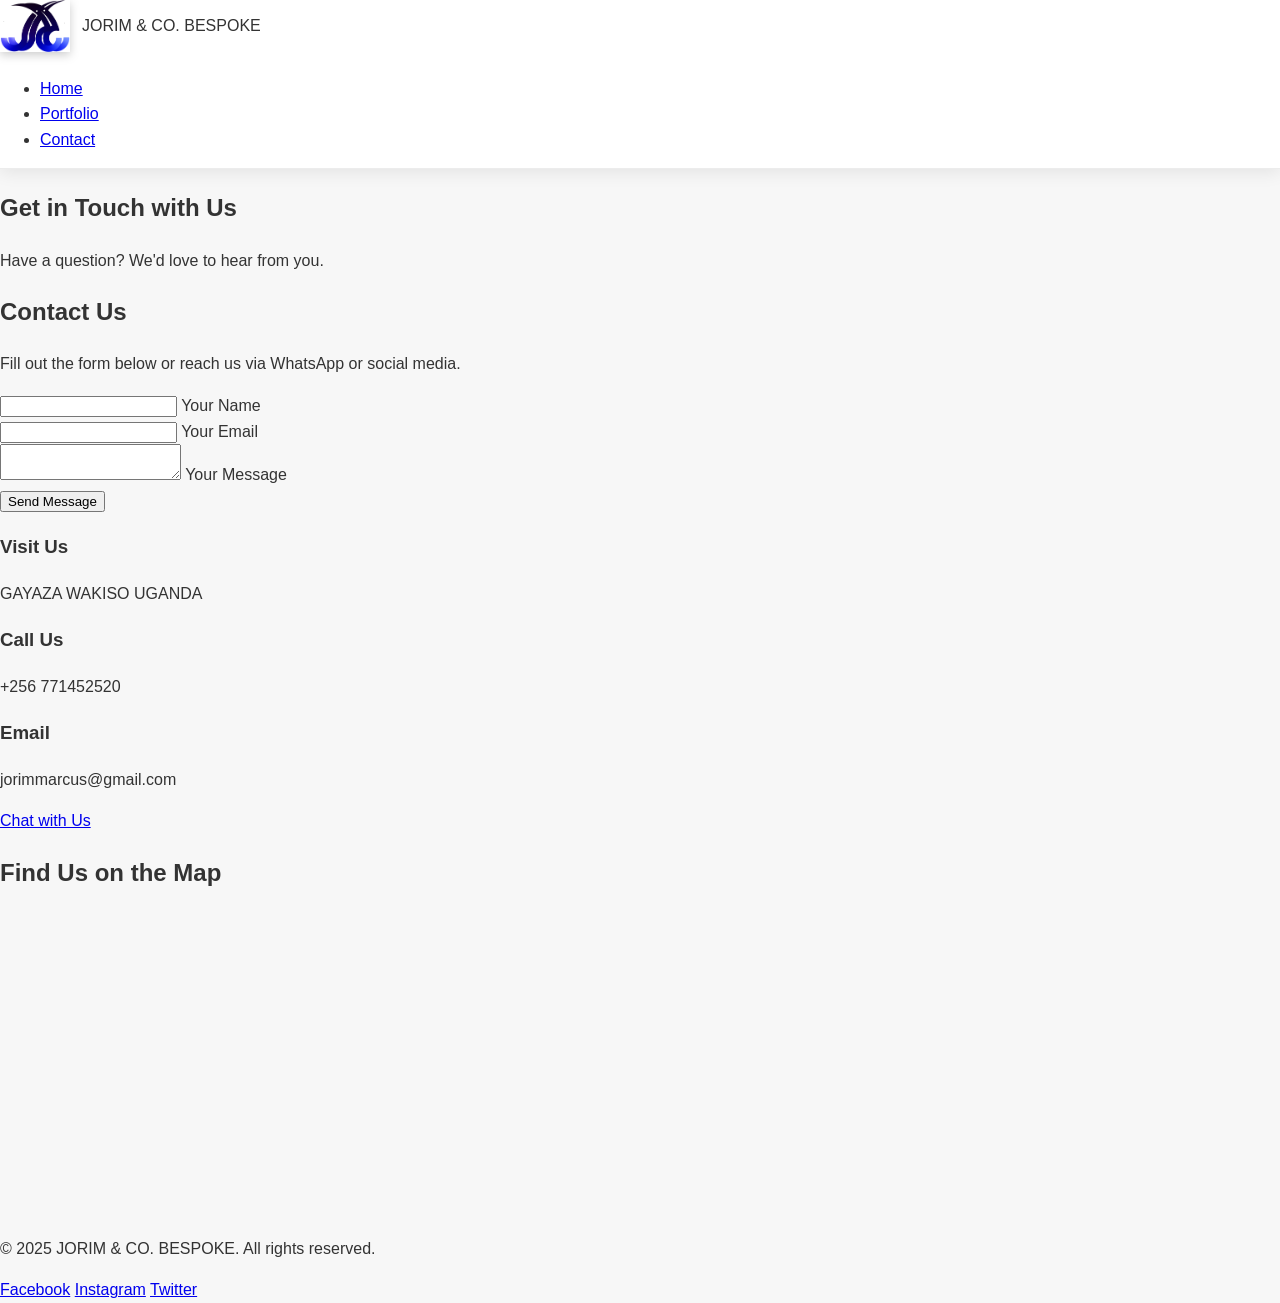
<file: contact.html>
<!DOCTYPE html>
<html lang="en">
<head>
    <meta charset="UTF-8">
    <meta name="viewport" content="width=device-width, initial-scale=1.0">
    <meta name="description" content="Contact JORIM & CO. for custom tailoring and fashion design inquiries.">
    <title>Contact - JORIM & CO. BESPOKE</title>
    <link rel="stylesheet" href="styles2.css">
    <script src="scripts1.js" defer></script>
    <link rel="shortcut icon" href="images/logo.png" type="image/x-icon">
</head>
<body>
    <header class="site-header">
        <a href="index.html" class="brand-link" aria-label="JORIM & CO. BESPOKE home">
            <img src="images/logo.png" alt="Jorim & CO. Logo">
            <span class="brand-name">JORIM & CO. BESPOKE</span>
        </a>
        <nav class="site-nav">
            <ul>
                <li><a href="index.html">Home</a></li>
                <li><a href="portfolio.html">Portfolio</a></li>
                <li><a href="contact.html" class="active">Contact</a></li>
            </ul>
        </nav>
    </header>

    <!-- Hero Section -->
    <section class="contact-hero">
        <h1>Get in Touch with Us</h1>
        <p>Have a question? We'd love to hear from you.</p>
    </section>

    <!-- Contact Section -->
    <section class="contact-section">
        <h2>Contact Us</h2>
        <p>Fill out the form below or reach us via WhatsApp or social media.</p>
        
        <div class="contact-container">
            <!-- Contact Form -->
            <form action="submit_form.php" method="POST" class="contact-form">
                <div class="input-group">
                    <input type="text" id="name" name="name" required>
                    <label for="name">Your Name</label>
                </div>
                
                <div class="input-group">
                    <input type="email" id="email" name="email" required>
                    <label for="email">Your Email</label>
                </div>
                
                <div class="input-group">
                    <textarea id="message" name="message" required></textarea>
                    <label for="message">Your Message</label>
                </div>

                <button type="submit" class="btn-primary">Send Message</button>
            </form>

            <!-- Contact Details -->
            <div class="contact-details">
                <h3>Visit Us</h3>
                <p>GAYAZA WAKISO UGANDA</p>

                <h3>Call Us</h3>
                <p>+256 771452520</p>

                <h3>Email</h3>
                <p>jorimmarcus@gmail.com</p>

                <!-- WhatsApp Quick Contact -->
                <a href="https://wa.me/256771452520" target="_blank" class="whatsapp-button">
                    <div class="whatsapp-icon"></div>
                    Chat with Us
                </a>
            </div>
        </div>
    </section>

    <!-- Google Maps Section -->
    <section class="map-section">
        <h2>Find Us on the Map</h2>
        <div class="map-container">
            <iframe src="https://www.google.com/maps/dir//0.3142967,32.5794416/@0.321233,32.5659239,15.76z?entry=ttu" width="100%" height="300" style="border:0;" allowfullscreen loading="lazy"></iframe>
        </div>
    </section>

    <!-- Footer -->
    <footer>
        <p>&copy; 2025 JORIM & CO. BESPOKE. All rights reserved.</p>
        <div class="social-icons">
            <a href="https://facebook.com" target="_blank">Facebook</a>
            <a href="https://instagram.com" target="_blank">Instagram</a>
            <a href="https://twitter.com" target="_blank">Twitter</a>
        </div>
    </footer>
</body>
</html>
</file>
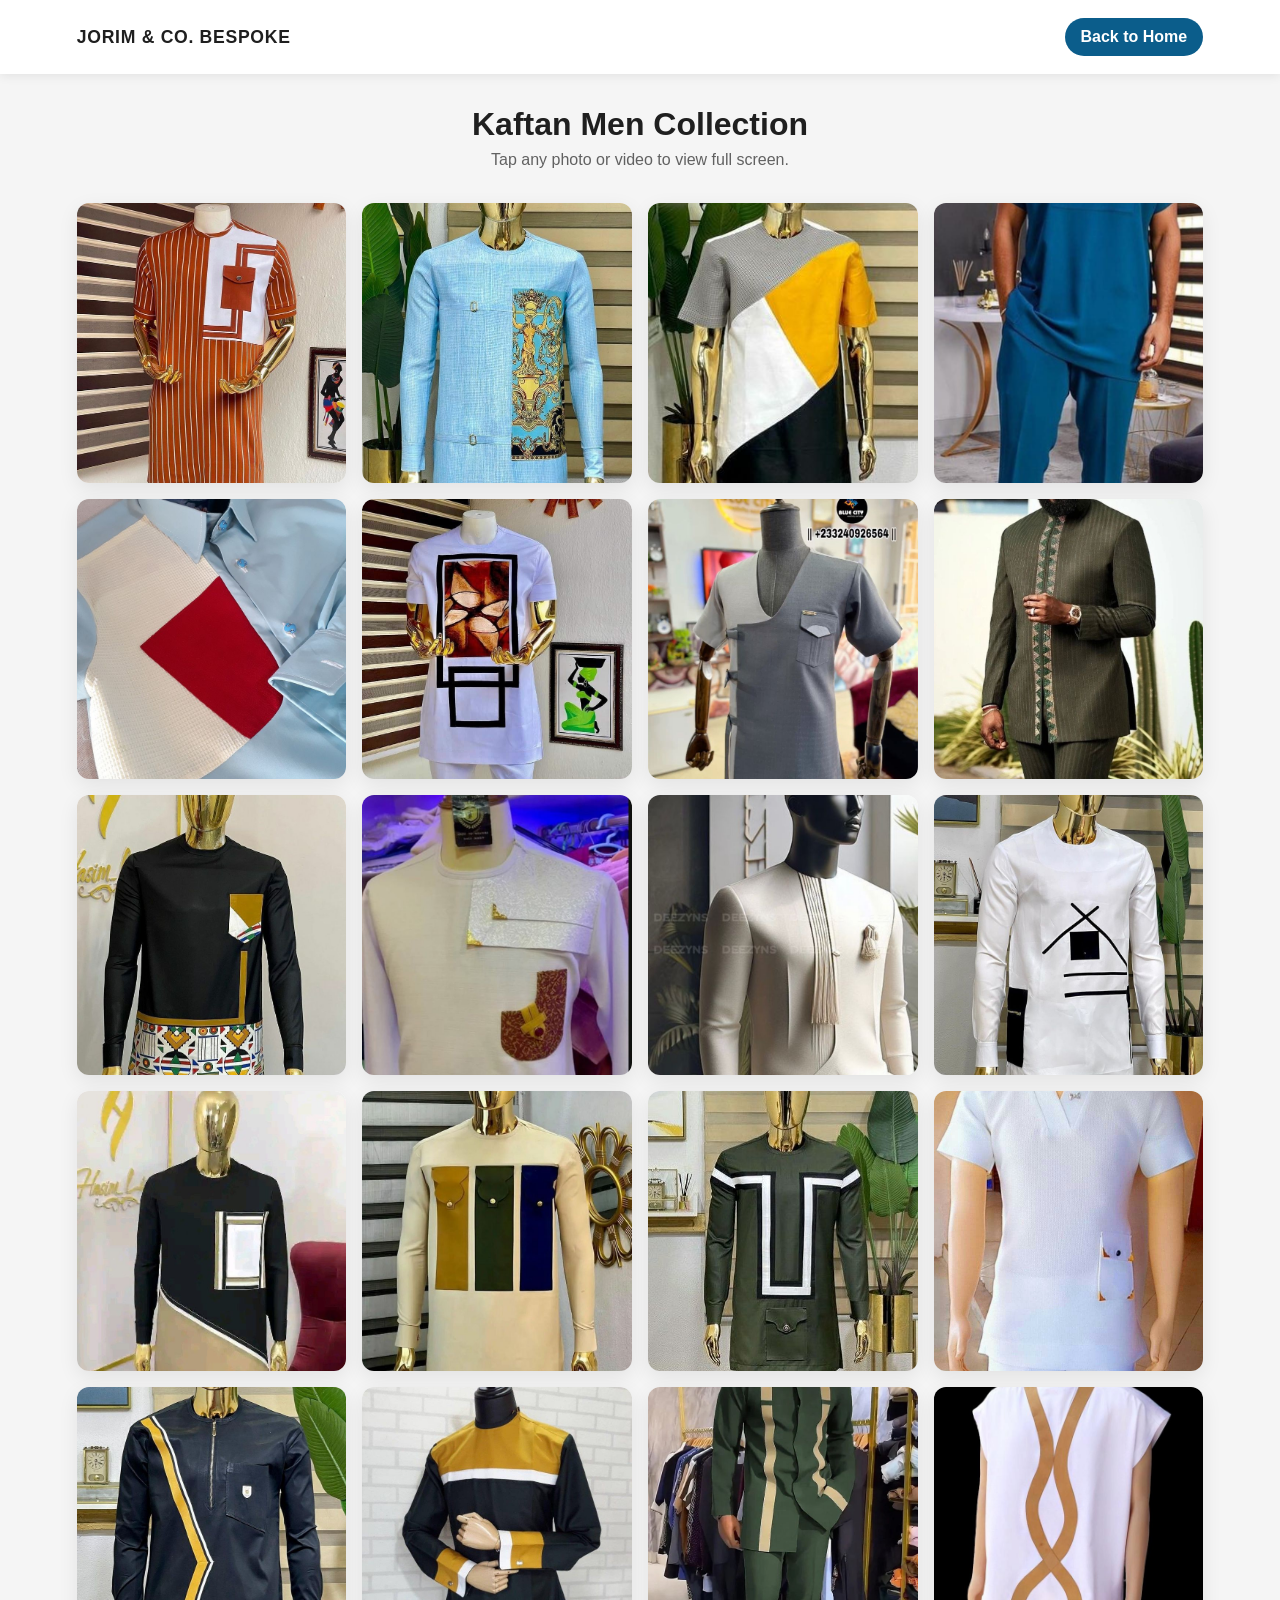
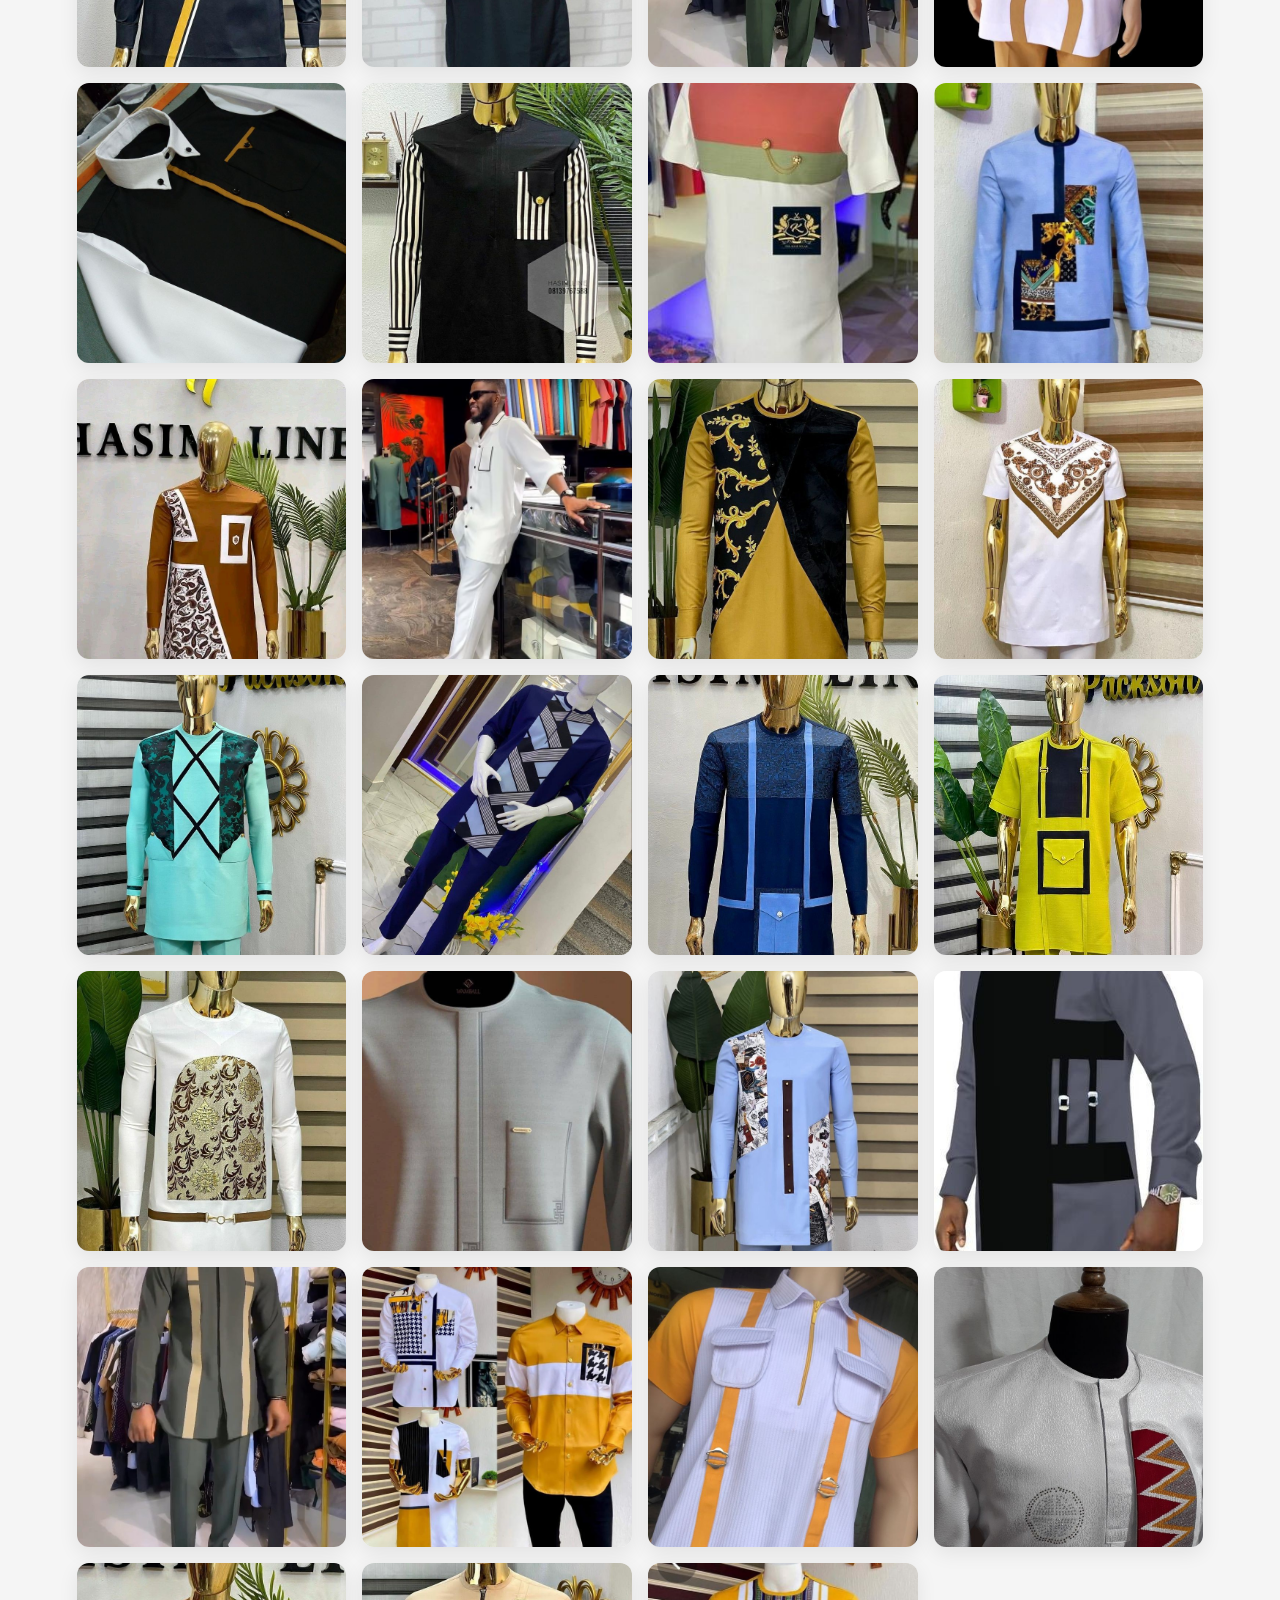
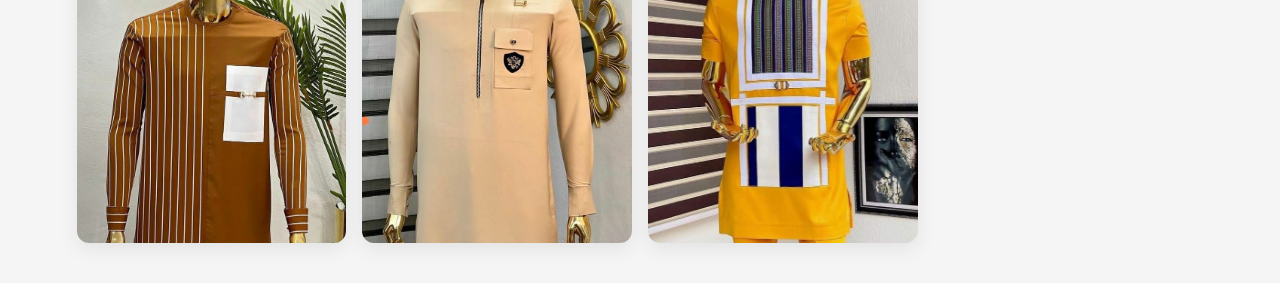
<file: kaftan-men.html>
﻿<!DOCTYPE html>
<html lang="en">
<head>
    <meta charset="UTF-8">
    <meta name="viewport" content="width=device-width, initial-scale=1.0">
    <meta name="description" content="Kaftan Men collection by JORIM & CO. BESPOKE.">
    <title>Kaftan Men | JORIM & CO. BESPOKE</title>
    <link rel="shortcut icon" href="images/logo.png" type="image/x-icon">
    <style>
        :root {
            --bg: #f5f5f5;
            --card: #ffffff;
            --text: #1f1f1f;
            --muted: #616161;
            --accent: #0b5d8b;
        }

        * { box-sizing: border-box; }

        body {
            margin: 0;
            font-family: "Poppins", sans-serif;
            background: var(--bg);
            color: var(--text);
        }

        header {
            background: var(--card);
            padding: 18px 6%;
            display: flex;
            justify-content: space-between;
            align-items: center;
            box-shadow: 0 2px 10px rgba(0, 0, 0, 0.08);
            position: sticky;
            top: 0;
            z-index: 20;
        }

        .title {
            font-size: 1.1rem;
            font-weight: 700;
            letter-spacing: 0.04em;
        }

        .back-link {
            text-decoration: none;
            color: #fff;
            background: var(--accent);
            padding: 10px 16px;
            border-radius: 999px;
            font-weight: 600;
            transition: opacity 0.2s ease;
        }

        .back-link:hover { opacity: 0.9; }

        .intro {
            padding: 32px 6% 14px;
            text-align: center;
        }

        .intro h1 {
            margin: 0 0 8px;
            font-size: 2rem;
        }

        .intro p {
            margin: 0;
            color: var(--muted);
        }

        .gallery {
            padding: 20px 6% 40px;
            display: grid;
            grid-template-columns: repeat(auto-fill, minmax(220px, 1fr));
            gap: 16px;
        }

        .item {
            background: var(--card);
            border-radius: 12px;
            overflow: hidden;
            box-shadow: 0 6px 20px rgba(0, 0, 0, 0.08);
            cursor: pointer;
        }

        .item img,
        .item video {
            width: 100%;
            height: 280px;
            object-fit: cover;
            display: block;
            background: #000;
        }

        .viewer {
            position: fixed;
            inset: 0;
            background: rgba(0, 0, 0, 0.9);
            display: none;
            align-items: center;
            justify-content: center;
            padding: 76px 16px 20px;
            z-index: 1000;
        }

        .viewer.open { display: flex; }

        .viewer-actions {
            position: fixed;
            top: 14px;
            left: 14px;
            right: 14px;
            display: flex;
            justify-content: space-between;
            align-items: center;
            z-index: 1001;
            gap: 10px;
        }

        .viewer-left,
        .viewer-right {
            display: flex;
            gap: 10px;
            align-items: center;
        }

        .viewer-btn {
            border: 0;
            text-decoration: none;
            color: #fff;
            background: rgba(255, 255, 255, 0.2);
            border-radius: 999px;
            padding: 9px 14px;
            font-weight: 600;
            cursor: pointer;
        }

        .viewer-btn:hover { background: rgba(255, 255, 255, 0.3); }

        .viewer img,
        .viewer video {
            max-width: min(100%, 980px);
            max-height: calc(100vh - 120px);
            width: auto;
            height: auto;
            border-radius: 10px;
            background: #000;
        }

        @media (max-width: 600px) {
            .title { font-size: 0.95rem; }
            .back-link { padding: 8px 12px; font-size: 0.9rem; }
            .intro h1 { font-size: 1.5rem; }
            .gallery {
                grid-template-columns: repeat(auto-fill, minmax(160px, 1fr));
                gap: 12px;
            }
            .item img,
            .item video { height: 210px; }
            .viewer-btn { padding: 8px 12px; font-size: 0.85rem; }
        }
    </style>
</head>
<body>
    <header>
        <div class="title">JORIM & CO. BESPOKE</div>
        <a class="back-link" href="index.html">Back to Home</a>
    </header>

    <section class="intro">
        <h1>Kaftan Men Collection</h1>
        <p>Tap any photo or video to view full screen.</p>
    </section>

    <section class="gallery" id="kaftanGallery"></section>

    <div class="viewer" id="mediaViewer" aria-hidden="true">
        <div class="viewer-actions">
            <div class="viewer-left">
                <a class="viewer-btn" href="index.html">Home</a>
                <button class="viewer-btn" type="button" id="viewerBack">Back</button>
            </div>
            <div class="viewer-right">
                <button class="viewer-btn" type="button" id="viewerClose">Close</button>
            </div>
        </div>
        <div id="viewerMediaContainer"></div>
    </div>

    <script>
        const folder = "images/Kaftan Men";
        const mediaItems = [{"fileName":"01abad1f765af92c884491e8c3062640.jpg","type":"image"},{"fileName":"01c53174ca5a434b42843ce003742ffa.jpg","type":"image"},{"fileName":"02b1983bfa47eed4cfbadefdca4527d9.jpg","type":"image"},{"fileName":"02fa353659a16ca4ae04ac24d7c312d9.jpg","type":"image"},{"fileName":"03da2195efade9fc7aba9509b2b330c9.jpg","type":"image"},{"fileName":"0620a804d471b0f14d7c396172372731.jpg","type":"image"},{"fileName":"09190c890d837d6582d1a2d3680a8521.jpg","type":"image"},{"fileName":"0e198ceef419e44a620d6b7d44bc250a.jpg","type":"image"},{"fileName":"199d198d963b7a965b6bbb37be08cc53.jpg","type":"image"},{"fileName":"29d8a991e2d0af2693c8b92fc9dce4d9.jpg","type":"image"},{"fileName":"2a951483ec8af0fd8ab51809dc8a462d.jpg","type":"image"},{"fileName":"2dc9f9b5b7341f7d7c6c0c02b6b0a8ca.jpg","type":"image"},{"fileName":"304bc4d6b79c6ea7e59e1e58a1cbd5e2.jpg","type":"image"},{"fileName":"3e90a017e0891fe7b28f9f3a24d04118.jpg","type":"image"},{"fileName":"4452fe3652b8c57137a63eefefa9a5dd.jpg","type":"image"},{"fileName":"4a6c15ae5f4e36b11a56247b95c626e3.jpg","type":"image"},{"fileName":"4e4a798a605080e568d9208ebab744b4.jpg","type":"image"},{"fileName":"5ccd044d624906fb4277bf0fb8aabe1f.jpg","type":"image"},{"fileName":"71ecdf5ae537b167db80c3b3c05a2daa.jpg","type":"image"},{"fileName":"726da3ced6893c610745c22a41fa4052.jpg","type":"image"},{"fileName":"72f76d96f6bc0b4fcb60cdf8867d292c.jpg","type":"image"},{"fileName":"7f6d54534951d3e7b0215b8f24618d5f.jpg","type":"image"},{"fileName":"81bb8db2d3cbf201140d4beef74707d9.jpg","type":"image"},{"fileName":"87e4520164b85235160040df2c360a65.jpg","type":"image"},{"fileName":"88cbaaa739bf2dd419efaa53559f36df.jpg","type":"image"},{"fileName":"8cfb24abdf8558c44debac69973da994.jpg","type":"image"},{"fileName":"8f153ab00cd850ec207b212eaad9e64d.jpg","type":"image"},{"fileName":"9037ae565d86e6498b32be5bfd46f513.jpg","type":"image"},{"fileName":"9539e452c79eb6234b4d5d6612f0b0af.jpg","type":"image"},{"fileName":"971652e311e0dd08e263be82af629d20.jpg","type":"image"},{"fileName":"a3eb14597a9e1945b9c185cb1dc8238e.jpg","type":"image"},{"fileName":"b54302fb23126b67c06435467b6816d7.jpg","type":"image"},{"fileName":"c1530fe7e8878f0d3ebe2bb30f93ea84.jpg","type":"image"},{"fileName":"c83822f840d6db0109b1ef8e1eecac47.jpg","type":"image"},{"fileName":"c91ebcbccc3fdbe9c2267e14f4cfdc15.jpg","type":"image"},{"fileName":"c9c36420ca919f7c5d57c004a066cc9b.jpg","type":"image"},{"fileName":"d4444b91bdf92ce8f0767257c8d5bd9d.jpg","type":"image"},{"fileName":"d5d3fbec33fad7709b9f0d941a88e8bd.jpg","type":"image"},{"fileName":"dda57c759fc9aa5051c0496c15112c3c.jpg","type":"image"},{"fileName":"e02667d3483b11d0dbff164ae537bba9.jpg","type":"image"},{"fileName":"e44a335b812463a2dfa9de911b5ad754.jpg","type":"image"},{"fileName":"ed8e1847131a22dfa981e9f1eef98c6f.jpg","type":"image"},{"fileName":"fc655246c0a99896c853c9fc1b3ee60d.jpg","type":"image"}];
        const gallery = document.getElementById("kaftanGallery");

        const viewer = document.getElementById("mediaViewer");
        const viewerMediaContainer = document.getElementById("viewerMediaContainer");
        const viewerClose = document.getElementById("viewerClose");
        const viewerBack = document.getElementById("viewerBack");

        function openViewer(itemData) {
            viewerMediaContainer.innerHTML = "";
            const mediaPath = folder + "/" + itemData.fileName;

            if (itemData.type === "video") {
                const video = document.createElement("video");
                video.src = mediaPath;
                video.controls = true;
                video.autoplay = true;
                video.playsInline = true;
                viewerMediaContainer.appendChild(video);
            } else {
                const image = document.createElement("img");
                image.src = mediaPath;
                image.alt = "Kaftan Men media";
                viewerMediaContainer.appendChild(image);
            }

            viewer.classList.add("open");
            viewer.setAttribute("aria-hidden", "false");
        }

        function closeViewer() {
            viewer.classList.remove("open");
            viewer.setAttribute("aria-hidden", "true");
            viewerMediaContainer.innerHTML = "";
        }

        viewerClose.addEventListener("click", closeViewer);
        viewerBack.addEventListener("click", () => {
            if (window.history.length > 1) {
                window.history.back();
            } else {
                closeViewer();
            }
        });

        viewer.addEventListener("click", (event) => {
            if (event.target === viewer) {
                closeViewer();
            }
        });

        document.addEventListener("keydown", (event) => {
            if (event.key === "Escape" && viewer.classList.contains("open")) {
                closeViewer();
            }
        });

        mediaItems.forEach((itemData) => {
            const item = document.createElement("article");
            item.className = "item";

            const mediaPath = folder + "/" + itemData.fileName;

            if (itemData.type === "video") {
                const video = document.createElement("video");
                video.src = mediaPath;
                video.controls = true;
                video.preload = "metadata";
                video.playsInline = true;
                item.appendChild(video);
            } else {
                const image = document.createElement("img");
                image.src = mediaPath;
                image.alt = "Kaftan Men media";
                image.loading = "lazy";
                item.appendChild(image);
            }

            item.addEventListener("click", () => openViewer(itemData));
            gallery.appendChild(item);
        });
    </script>
</body>
</html>
</file>
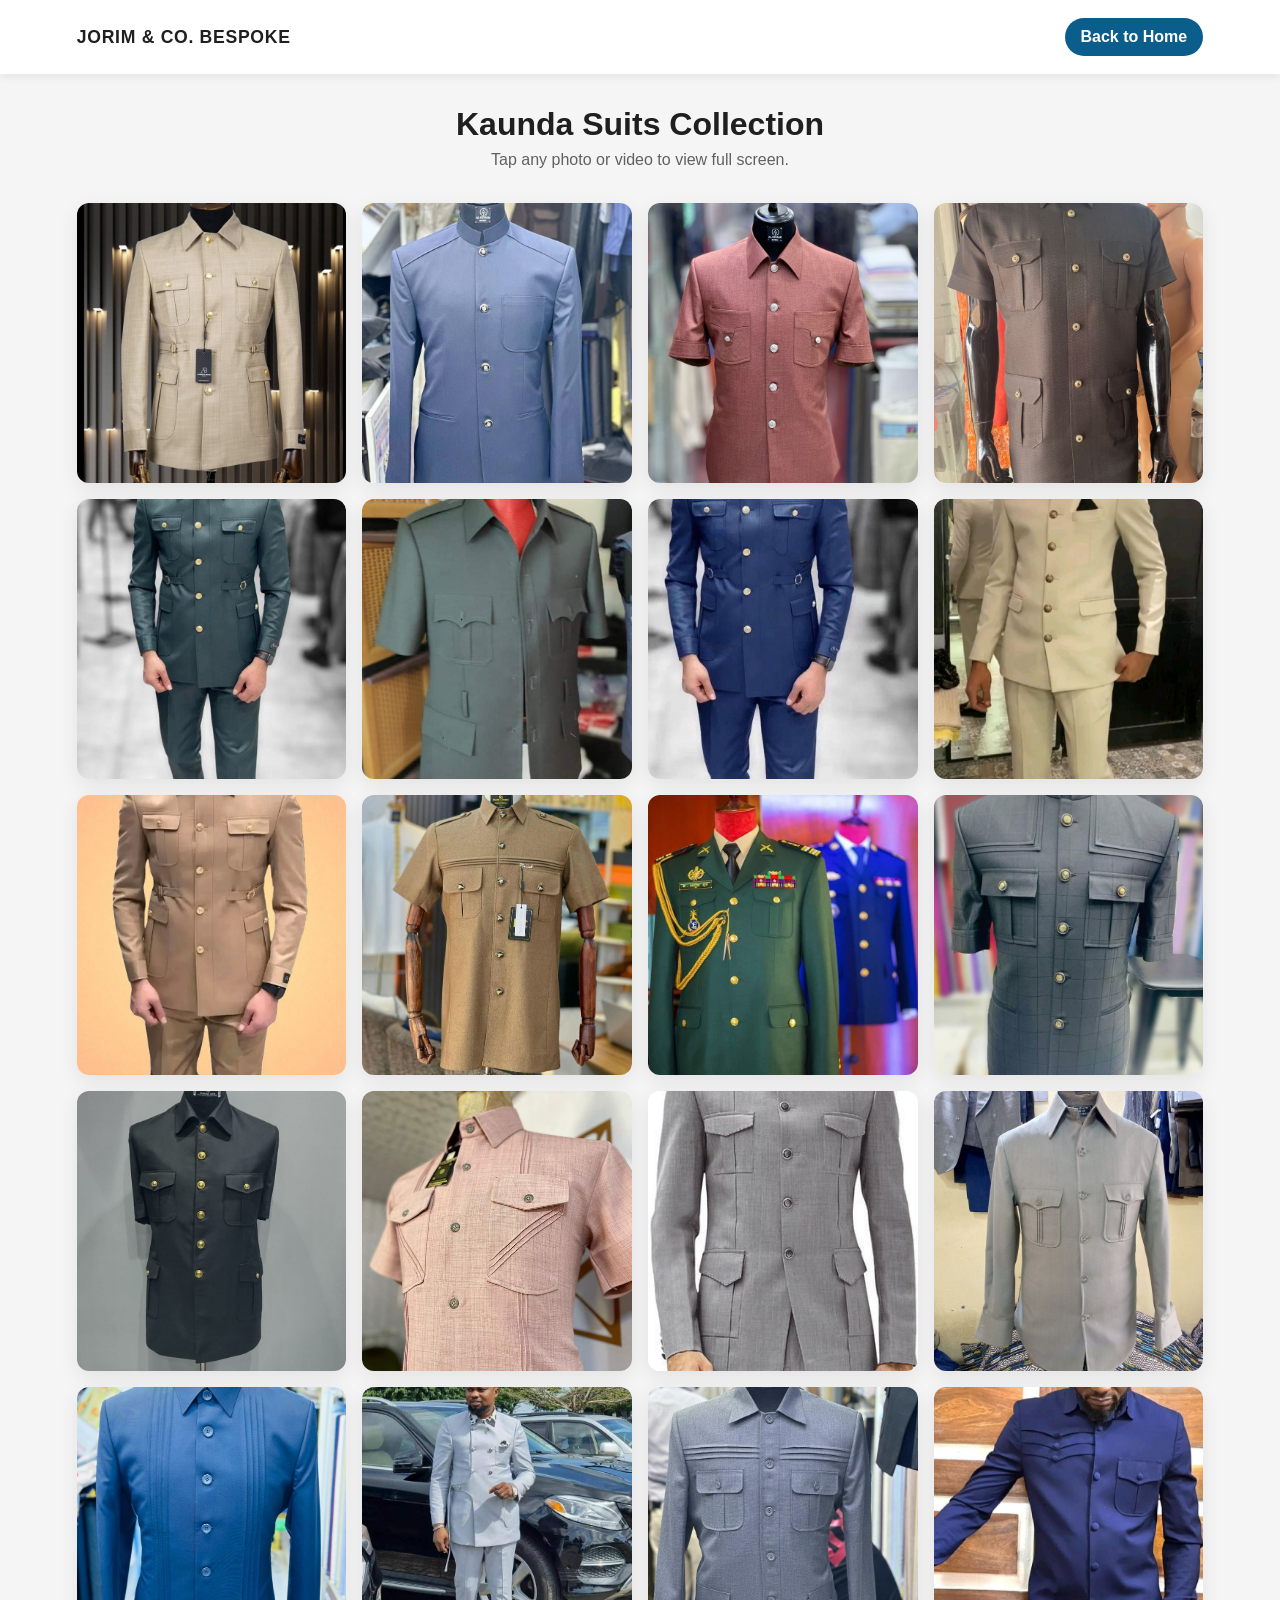
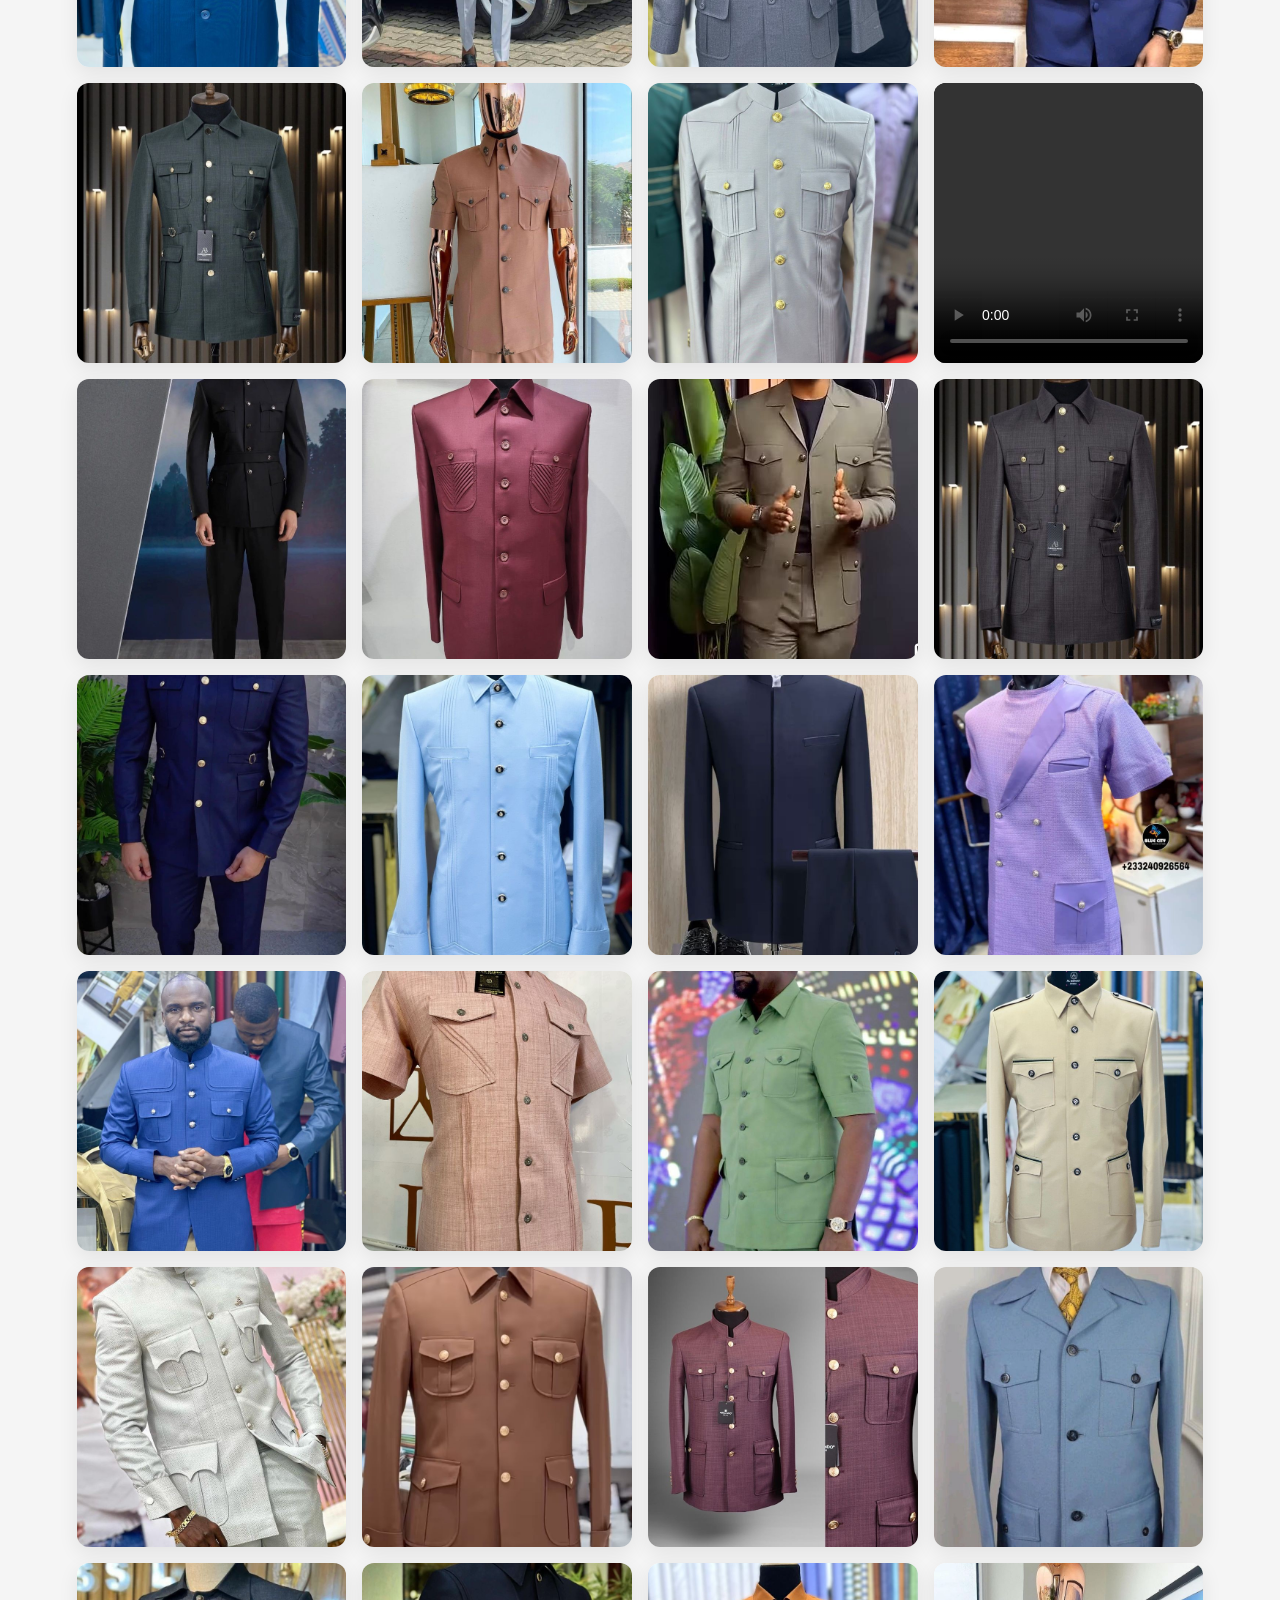
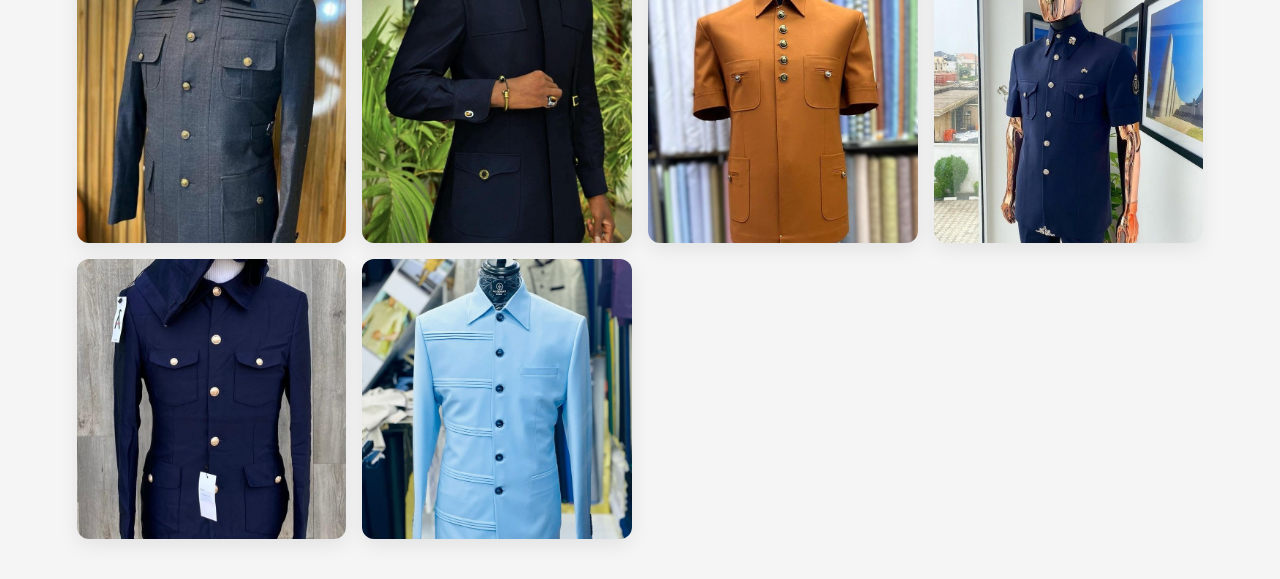
<file: kaunda-suits.html>
﻿<!DOCTYPE html>
<html lang="en">
<head>
    <meta charset="UTF-8">
    <meta name="viewport" content="width=device-width, initial-scale=1.0">
    <meta name="description" content="Kaunda Suits collection by JORIM & CO. BESPOKE.">
    <title>Kaunda Suits | JORIM & CO. BESPOKE</title>
    <link rel="shortcut icon" href="images/logo.png" type="image/x-icon">
    <style>
        :root {
            --bg: #f5f5f5;
            --card: #ffffff;
            --text: #1f1f1f;
            --muted: #616161;
            --accent: #0b5d8b;
        }

        * { box-sizing: border-box; }

        body {
            margin: 0;
            font-family: "Poppins", sans-serif;
            background: var(--bg);
            color: var(--text);
        }

        header {
            background: var(--card);
            padding: 18px 6%;
            display: flex;
            justify-content: space-between;
            align-items: center;
            box-shadow: 0 2px 10px rgba(0, 0, 0, 0.08);
            position: sticky;
            top: 0;
            z-index: 20;
        }

        .title {
            font-size: 1.1rem;
            font-weight: 700;
            letter-spacing: 0.04em;
        }

        .back-link {
            text-decoration: none;
            color: #fff;
            background: var(--accent);
            padding: 10px 16px;
            border-radius: 999px;
            font-weight: 600;
            transition: opacity 0.2s ease;
        }

        .back-link:hover { opacity: 0.9; }

        .intro {
            padding: 32px 6% 14px;
            text-align: center;
        }

        .intro h1 {
            margin: 0 0 8px;
            font-size: 2rem;
        }

        .intro p {
            margin: 0;
            color: var(--muted);
        }

        .gallery {
            padding: 20px 6% 40px;
            display: grid;
            grid-template-columns: repeat(auto-fill, minmax(220px, 1fr));
            gap: 16px;
        }

        .item {
            background: var(--card);
            border-radius: 12px;
            overflow: hidden;
            box-shadow: 0 6px 20px rgba(0, 0, 0, 0.08);
            cursor: pointer;
        }

        .item img,
        .item video {
            width: 100%;
            height: 280px;
            object-fit: cover;
            display: block;
            background: #000;
        }

        .viewer {
            position: fixed;
            inset: 0;
            background: rgba(0, 0, 0, 0.9);
            display: none;
            align-items: center;
            justify-content: center;
            padding: 76px 16px 20px;
            z-index: 1000;
        }

        .viewer.open { display: flex; }

        .viewer-actions {
            position: fixed;
            top: 14px;
            left: 14px;
            right: 14px;
            display: flex;
            justify-content: space-between;
            align-items: center;
            z-index: 1001;
            gap: 10px;
        }

        .viewer-left,
        .viewer-right {
            display: flex;
            gap: 10px;
            align-items: center;
        }

        .viewer-btn {
            border: 0;
            text-decoration: none;
            color: #fff;
            background: rgba(255, 255, 255, 0.2);
            border-radius: 999px;
            padding: 9px 14px;
            font-weight: 600;
            cursor: pointer;
        }

        .viewer-btn:hover { background: rgba(255, 255, 255, 0.3); }

        .viewer img,
        .viewer video {
            max-width: min(100%, 980px);
            max-height: calc(100vh - 120px);
            width: auto;
            height: auto;
            border-radius: 10px;
            background: #000;
        }

        @media (max-width: 600px) {
            .title { font-size: 0.95rem; }
            .back-link { padding: 8px 12px; font-size: 0.9rem; }
            .intro h1 { font-size: 1.5rem; }
            .gallery {
                grid-template-columns: repeat(auto-fill, minmax(160px, 1fr));
                gap: 12px;
            }
            .item img,
            .item video { height: 210px; }
        }
    </style>
</head>
<body>
    <header>
        <div class="title">JORIM & CO. BESPOKE</div>
        <a class="back-link" href="index.html">Back to Home</a>
    </header>

    <section class="intro">
        <h1>Kaunda Suits Collection</h1>
        <p>Tap any photo or video to view full screen.</p>
    </section>

    <section class="gallery" id="kaundaGallery"></section>

    <div class="viewer" id="mediaViewer" aria-hidden="true">
        <div class="viewer-actions">
            <div class="viewer-left">
                <a class="viewer-btn" href="index.html">Home</a>
                <button class="viewer-btn" type="button" id="viewerBack">Back</button>
            </div>
            <div class="viewer-right">
                <button class="viewer-btn" type="button" id="viewerClose">Close</button>
            </div>
        </div>
        <div id="viewerMediaContainer"></div>
    </div>

    <script>
        const folder = "images/Kaunda Suits";
        const mediaItems = [{"fileName":"00b6af7ba43b7187b42008ba7c5fb386.jpg","type":"image"},{"fileName":"00b9ee3797efaecf329c0970c80f82b0.jpg","type":"image"},{"fileName":"06595a8e637836766b06add70251f889.jpg","type":"image"},{"fileName":"0c171a26ec265d0c8b061b963afdf6cf.jpg","type":"image"},{"fileName":"0c4bd4819b718e7701ccdd46601a8211.jpg","type":"image"},{"fileName":"1d13f64aa6673b223dec35f69da8b26f.jpg","type":"image"},{"fileName":"21d941b00aeae7e051f22d5d46c8a5f6.jpg","type":"image"},{"fileName":"21e13da6a936e51295bfa30455300ecd.jpg","type":"image"},{"fileName":"2d182c118547dc3a7480bf312b7db5bd.jpg","type":"image"},{"fileName":"39d6371938dc8c30708ecf6b974e2243.jpg","type":"image"},{"fileName":"3f433715a0857278f644b5f62a3f194e.jpg","type":"image"},{"fileName":"40e2f35244e9653d1f00dd9374329fe9.jpg","type":"image"},{"fileName":"5481ec6009a264407da328fce9624745.jpg","type":"image"},{"fileName":"60e9a028fcafe890a7d7de8696af6b74.jpg","type":"image"},{"fileName":"626e4307a6e8093d454e01280d2727df.jpg","type":"image"},{"fileName":"6277c22aec9a9f1bffe77158893b1214.jpg","type":"image"},{"fileName":"631d13de3d23864aa247a0928f664950.jpg","type":"image"},{"fileName":"6bf0fb49d57899ac827dc75293c6de91.jpg","type":"image"},{"fileName":"6c8c189061ba6ca08cff9f1e7d491b8d.jpg","type":"image"},{"fileName":"78670289e55c62e4fd176a9f784a4369.jpg","type":"image"},{"fileName":"7b7a12708141f529656ef14a56fdefd4.jpg","type":"image"},{"fileName":"7c6f4f9bf031d5ebffa73c133ce263f3.jpg","type":"image"},{"fileName":"8a210f882b238c3c519ad6f4f3c5d8ca.jpg","type":"image"},{"fileName":"8f5e63a0186197cca40065336669957b.mp4","type":"video"},{"fileName":"9373b9208f4bbc44dcc5335aa431a8b7.jpg","type":"image"},{"fileName":"93f9792eaa656a200240085768484bc6.jpg","type":"image"},{"fileName":"a00bb3fd86daa61a06e844e57711c0da.jpg","type":"image"},{"fileName":"b1325bd095ed784d7bcabdd2d522ebb6.jpg","type":"image"},{"fileName":"b199d394f6d65c6e386a30791023921e.jpg","type":"image"},{"fileName":"b1d1b278dbc27feb820d923a97e7cf16.jpg","type":"image"},{"fileName":"ba1f242a327e4665ce68355f25ff474f.jpg","type":"image"},{"fileName":"c44754e3e57a254d2513bf2d72438c69.jpg","type":"image"},{"fileName":"c6613b43fb359c78b200d74e4ecee926.jpg","type":"image"},{"fileName":"ca2da9d91ce5adb04d64b4924536fecd.jpg","type":"image"},{"fileName":"cb3732f7db752adfe1446c3a527c35c4.jpg","type":"image"},{"fileName":"ccfad6730029940f85fc89a4ae37f597.jpg","type":"image"},{"fileName":"d0612eef6118895ff725e791889871d9.jpg","type":"image"},{"fileName":"d77906ce73bbe5ee1f1a64384d34cbb8.jpg","type":"image"},{"fileName":"ddc15f33d2cc2ee5e952d2d3a19d2028.jpg","type":"image"},{"fileName":"e385362175083d90a64c26fea3a3354b.jpg","type":"image"},{"fileName":"eb127ffc31cf2913c3889801be0ca152.jpg","type":"image"},{"fileName":"eb84759deb3aa55096f0134c90369bb2.jpg","type":"image"},{"fileName":"ee7a87b78e4b4a148bb78927281d1ca3.jpg","type":"image"},{"fileName":"ef8dfdaf7c7297cfbb21c809b5cf1ac4.jpg","type":"image"},{"fileName":"f406919c3f27cd172222c9cc598c1483.jpg","type":"image"},{"fileName":"f676a1067ae4fd500eac75b94b8bba68.jpg","type":"image"}];
        const gallery = document.getElementById("kaundaGallery");

        const viewer = document.getElementById("mediaViewer");
        const viewerMediaContainer = document.getElementById("viewerMediaContainer");
        const viewerClose = document.getElementById("viewerClose");
        const viewerBack = document.getElementById("viewerBack");

        function openViewer(itemData) {
            viewerMediaContainer.innerHTML = "";
            const mediaPath = folder + "/" + itemData.fileName;

            if (itemData.type === "video") {
                const video = document.createElement("video");
                video.src = mediaPath;
                video.controls = true;
                video.autoplay = true;
                video.playsInline = true;
                viewerMediaContainer.appendChild(video);
            } else {
                const image = document.createElement("img");
                image.src = mediaPath;
                image.alt = "Kaunda Suits media";
                viewerMediaContainer.appendChild(image);
            }

            viewer.classList.add("open");
            viewer.setAttribute("aria-hidden", "false");
        }

        function closeViewer() {
            viewer.classList.remove("open");
            viewer.setAttribute("aria-hidden", "true");
            viewerMediaContainer.innerHTML = "";
        }

        viewerClose.addEventListener("click", closeViewer);
        viewerBack.addEventListener("click", () => {
            if (window.history.length > 1) {
                window.history.back();
            } else {
                closeViewer();
            }
        });

        viewer.addEventListener("click", (event) => {
            if (event.target === viewer) {
                closeViewer();
            }
        });

        document.addEventListener("keydown", (event) => {
            if (event.key === "Escape" && viewer.classList.contains("open")) {
                closeViewer();
            }
        });

        mediaItems.forEach((itemData) => {
            const item = document.createElement("article");
            item.className = "item";

            const mediaPath = folder + "/" + itemData.fileName;

            if (itemData.type === "video") {
                const video = document.createElement("video");
                video.src = mediaPath;
                video.controls = true;
                video.preload = "metadata";
                video.playsInline = true;
                item.appendChild(video);
            } else {
                const image = document.createElement("img");
                image.src = mediaPath;
                image.alt = "Kaunda Suits media";
                image.loading = "lazy";
                item.appendChild(image);
            }

            item.addEventListener("click", () => openViewer(itemData));
            gallery.appendChild(item);
        });
    </script>
</body>
</html>
</file>
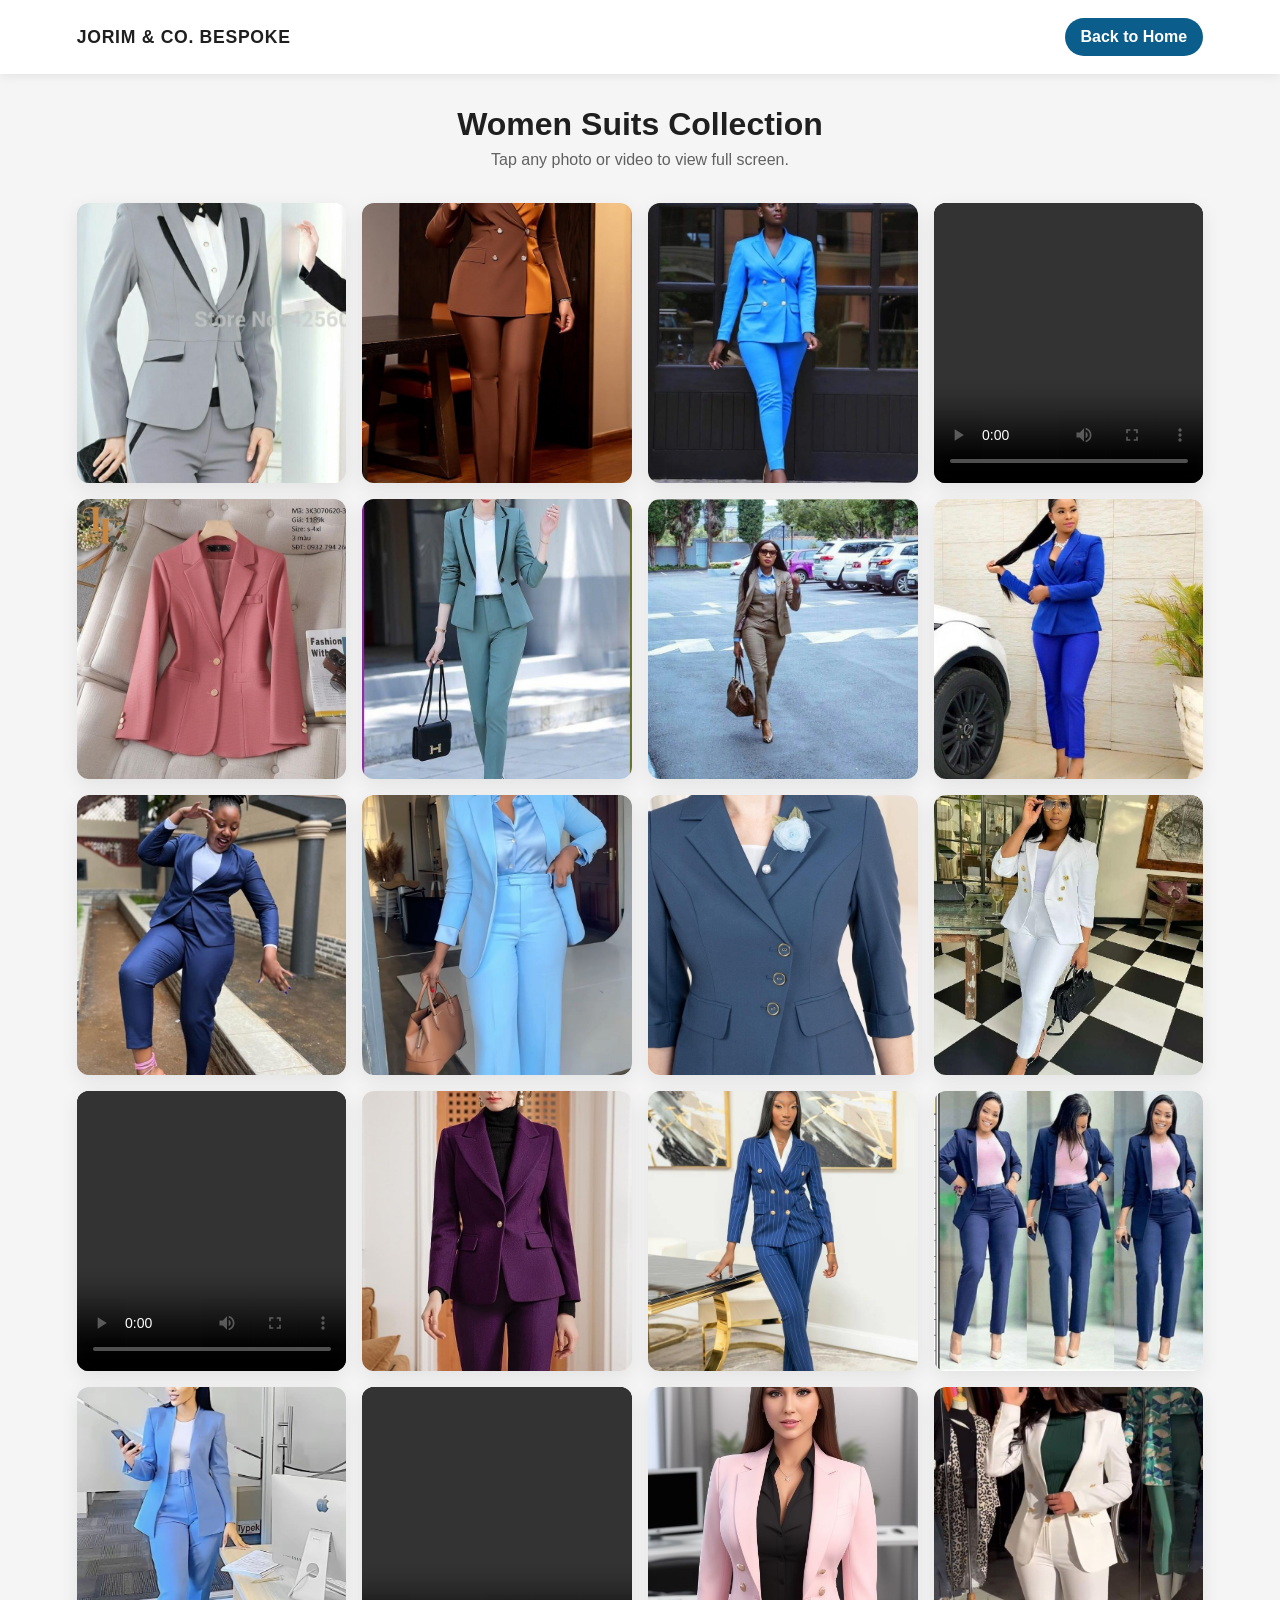
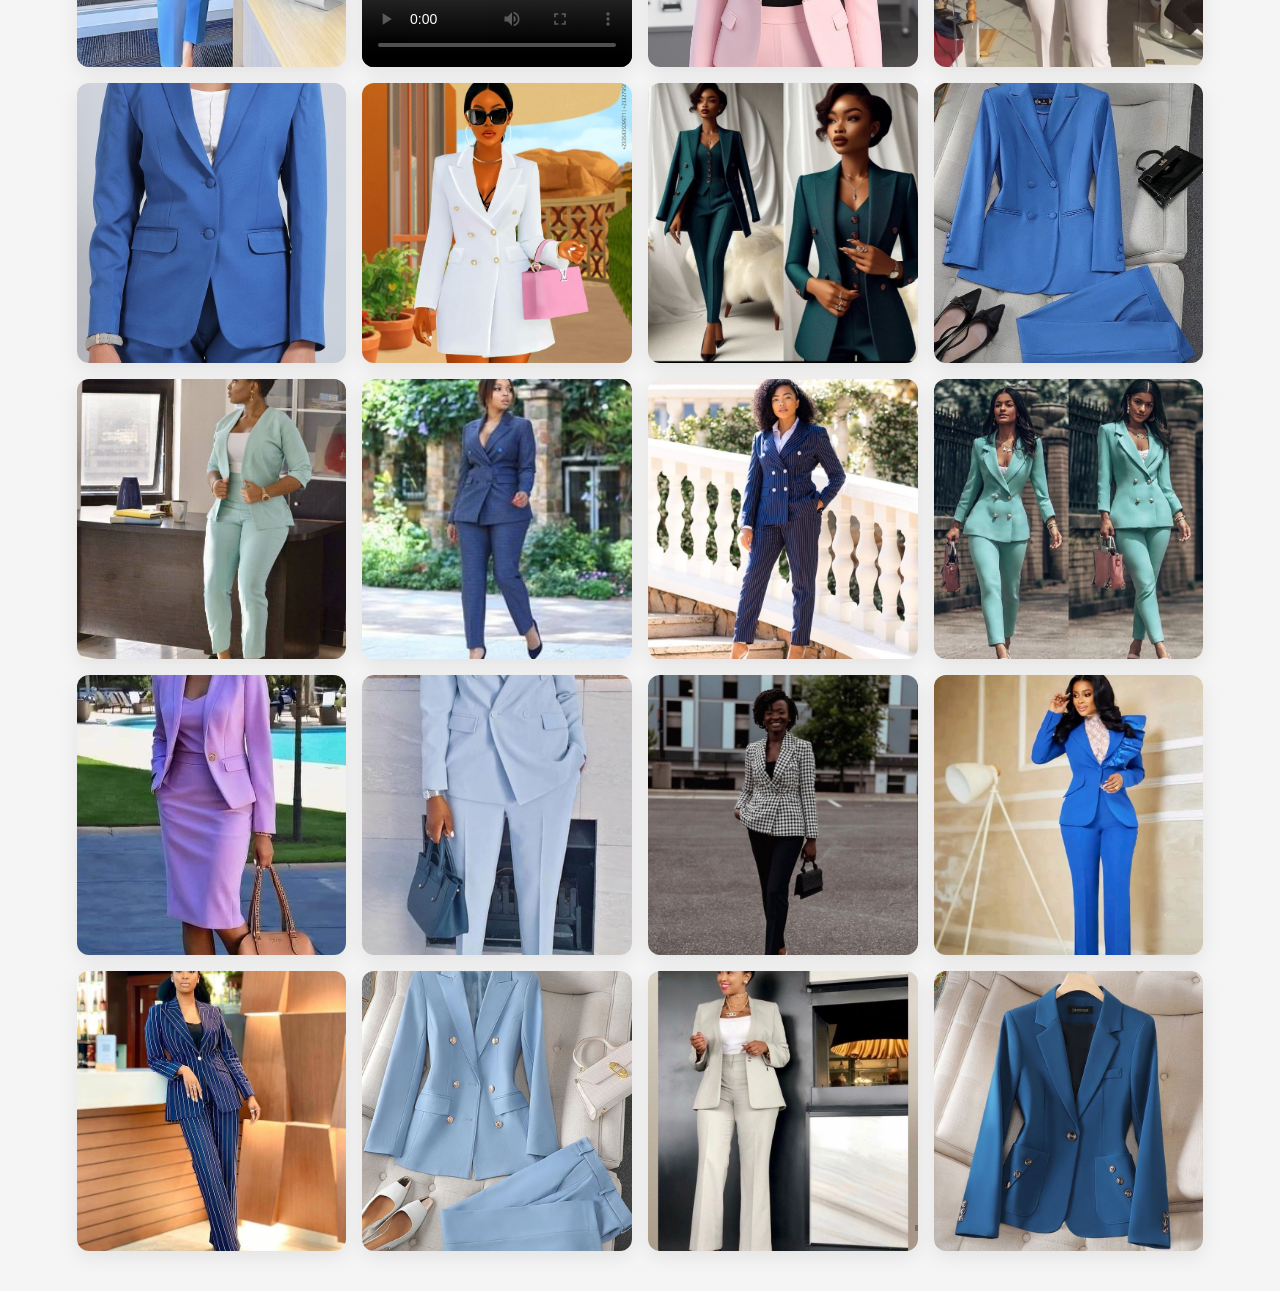
<file: women-suits.html>
﻿<!DOCTYPE html>
<html lang="en">
<head>
    <meta charset="UTF-8">
    <meta name="viewport" content="width=device-width, initial-scale=1.0">
    <meta name="description" content="Women Suits collection by JORIM & CO. BESPOKE.">
    <title>Women Suits | JORIM & CO. BESPOKE</title>
    <link rel="shortcut icon" href="images/logo.png" type="image/x-icon">
    <style>
        :root {
            --bg: #f5f5f5;
            --card: #ffffff;
            --text: #1f1f1f;
            --muted: #616161;
            --accent: #0b5d8b;
        }

        * { box-sizing: border-box; }

        body {
            margin: 0;
            font-family: "Poppins", sans-serif;
            background: var(--bg);
            color: var(--text);
        }

        header {
            background: var(--card);
            padding: 18px 6%;
            display: flex;
            justify-content: space-between;
            align-items: center;
            box-shadow: 0 2px 10px rgba(0, 0, 0, 0.08);
            position: sticky;
            top: 0;
            z-index: 20;
        }

        .title {
            font-size: 1.1rem;
            font-weight: 700;
            letter-spacing: 0.04em;
        }

        .back-link {
            text-decoration: none;
            color: #fff;
            background: var(--accent);
            padding: 10px 16px;
            border-radius: 999px;
            font-weight: 600;
            transition: opacity 0.2s ease;
        }

        .back-link:hover { opacity: 0.9; }

        .intro {
            padding: 32px 6% 14px;
            text-align: center;
        }

        .intro h1 {
            margin: 0 0 8px;
            font-size: 2rem;
        }

        .intro p {
            margin: 0;
            color: var(--muted);
        }

        .gallery {
            padding: 20px 6% 40px;
            display: grid;
            grid-template-columns: repeat(auto-fill, minmax(220px, 1fr));
            gap: 16px;
        }

        .item {
            background: var(--card);
            border-radius: 12px;
            overflow: hidden;
            box-shadow: 0 6px 20px rgba(0, 0, 0, 0.08);
            cursor: pointer;
        }

        .item img,
        .item video {
            width: 100%;
            height: 280px;
            object-fit: cover;
            display: block;
            background: #000;
        }

        .viewer {
            position: fixed;
            inset: 0;
            background: rgba(0, 0, 0, 0.9);
            display: none;
            align-items: center;
            justify-content: center;
            padding: 76px 16px 20px;
            z-index: 1000;
        }

        .viewer.open { display: flex; }

        .viewer-actions {
            position: fixed;
            top: 14px;
            left: 14px;
            right: 14px;
            display: flex;
            justify-content: space-between;
            align-items: center;
            z-index: 1001;
            gap: 10px;
        }

        .viewer-left,
        .viewer-right {
            display: flex;
            gap: 10px;
            align-items: center;
        }

        .viewer-btn {
            border: 0;
            text-decoration: none;
            color: #fff;
            background: rgba(255, 255, 255, 0.2);
            border-radius: 999px;
            padding: 9px 14px;
            font-weight: 600;
            cursor: pointer;
        }

        .viewer-btn:hover { background: rgba(255, 255, 255, 0.3); }

        .viewer img,
        .viewer video {
            max-width: min(100%, 980px);
            max-height: calc(100vh - 120px);
            width: auto;
            height: auto;
            border-radius: 10px;
            background: #000;
        }

        @media (max-width: 600px) {
            .title { font-size: 0.95rem; }
            .back-link { padding: 8px 12px; font-size: 0.9rem; }
            .intro h1 { font-size: 1.5rem; }
            .gallery {
                grid-template-columns: repeat(auto-fill, minmax(160px, 1fr));
                gap: 12px;
            }
            .item img,
            .item video { height: 210px; }
            .viewer-btn { padding: 8px 12px; font-size: 0.85rem; }
        }
    </style>
</head>
<body>
    <header>
        <div class="title">JORIM & CO. BESPOKE</div>
        <a class="back-link" href="index.html">Back to Home</a>
    </header>

    <section class="intro">
        <h1>Women Suits Collection</h1>
        <p>Tap any photo or video to view full screen.</p>
    </section>

    <section class="gallery" id="womenGallery"></section>

    <div class="viewer" id="mediaViewer" aria-hidden="true">
        <div class="viewer-actions">
            <div class="viewer-left">
                <a class="viewer-btn" href="index.html">Home</a>
                <button class="viewer-btn" type="button" id="viewerBack">Back</button>
            </div>
            <div class="viewer-right">
                <button class="viewer-btn" type="button" id="viewerClose">Close</button>
            </div>
        </div>
        <div id="viewerMediaContainer"></div>
    </div>

    <script>
        const folder = "images/Women Suits";
        const mediaItems = [{"fileName":"0a3e550b97412fcc91297e44b076ef23.jpg","type":"image"},{"fileName":"0de91f9a8c321aeecd36c03f7f41233c.jpg","type":"image"},{"fileName":"10e76cec20ee4fdd6a47a2552f8d8056.jpg","type":"image"},{"fileName":"175fa3dd5aa43aadb29ea52f2c819a7c.mp4","type":"video"},{"fileName":"1cdcda566e24c56ecbd2b44ace2509f8.jpg","type":"image"},{"fileName":"1e2181a4f61c2ce65707c87dd6ac1a6e.jpg","type":"image"},{"fileName":"1e5db6bd17095bfc9263e51eb27dbbdd.jpg","type":"image"},{"fileName":"23c495a9a31a2d97f12f1d82febd1593.jpg","type":"image"},{"fileName":"278d057640d751e47bcf5122cce79ef9.jpg","type":"image"},{"fileName":"2921a4ee1bb94bf88ab5bf0956f71576.jpg","type":"image"},{"fileName":"32b3a5267cc0c6764ab1da68b561090c.jpg","type":"image"},{"fileName":"3ba984bce5c47dca07559bc3e4dd7d8f.jpg","type":"image"},{"fileName":"4d84bfef4650d2c41866d3846cabba1a.mp4","type":"video"},{"fileName":"5f0c9fd5f79a66bce012baa647c802f9.jpg","type":"image"},{"fileName":"686d3e6c300d9ba7842b3de7f66b9218.jpg","type":"image"},{"fileName":"68bd97079c0ea7fb62ec3394e7ed6776.jpg","type":"image"},{"fileName":"6d5359681894118764e732cbed4c47f1.jpg","type":"image"},{"fileName":"73752dcf7efc9b02269d91cb08312d1f.mp4","type":"video"},{"fileName":"7dffe1f7d62882c1c17acc3b73052b32.jpg","type":"image"},{"fileName":"81dfc6aee82a2814c69269397872dbb8.jpg","type":"image"},{"fileName":"85b812861029507d8a6bf6d1dc39f981.jpg","type":"image"},{"fileName":"8bdb54ae464cc9dae129f90cb4facc70.jpg","type":"image"},{"fileName":"90885764d27d00749c653b48be4031e3.jpg","type":"image"},{"fileName":"a2426db94729c2db6999ba1f6331ad1b.jpg","type":"image"},{"fileName":"a2a566e2c315fe49140846fd4b16d2df.jpg","type":"image"},{"fileName":"a63f549972497b468ccc638cc2537ae1.jpg","type":"image"},{"fileName":"a7d996dae43d15b61f479a7b53f1b1d6.jpg","type":"image"},{"fileName":"b0084b29453b565a0210783f73cdd81c.jpg","type":"image"},{"fileName":"b541dfef4907900825f491c8718bc097.jpg","type":"image"},{"fileName":"c9a4d5dbd82c45e5b0b7adf10deaa81f.jpg","type":"image"},{"fileName":"e31de3fed483c8dde81bc2403eba6e82.jpg","type":"image"},{"fileName":"e6bc515277f1250afd4d96491b766823.jpg","type":"image"},{"fileName":"e90fcdc45b39961be2f57cb3fae665b7.jpg","type":"image"},{"fileName":"f022bbe5c17118d3dce37923fc19e6c8.jpg","type":"image"},{"fileName":"f71a5b70a55ad67b966b229afd3ddac1.jpg","type":"image"},{"fileName":"f96867bd51049b999e16cdd764837613.jpg","type":"image"}];
        const gallery = document.getElementById("womenGallery");

        const viewer = document.getElementById("mediaViewer");
        const viewerMediaContainer = document.getElementById("viewerMediaContainer");
        const viewerClose = document.getElementById("viewerClose");
        const viewerBack = document.getElementById("viewerBack");

        function openViewer(itemData) {
            viewerMediaContainer.innerHTML = "";
            const mediaPath = folder + "/" + itemData.fileName;

            if (itemData.type === "video") {
                const video = document.createElement("video");
                video.src = mediaPath;
                video.controls = true;
                video.autoplay = true;
                video.playsInline = true;
                viewerMediaContainer.appendChild(video);
            } else {
                const image = document.createElement("img");
                image.src = mediaPath;
                image.alt = "Women Suits media";
                viewerMediaContainer.appendChild(image);
            }

            viewer.classList.add("open");
            viewer.setAttribute("aria-hidden", "false");
        }

        function closeViewer() {
            viewer.classList.remove("open");
            viewer.setAttribute("aria-hidden", "true");
            viewerMediaContainer.innerHTML = "";
        }

        viewerClose.addEventListener("click", closeViewer);
        viewerBack.addEventListener("click", () => {
            if (window.history.length > 1) {
                window.history.back();
            } else {
                closeViewer();
            }
        });

        viewer.addEventListener("click", (event) => {
            if (event.target === viewer) {
                closeViewer();
            }
        });

        document.addEventListener("keydown", (event) => {
            if (event.key === "Escape" && viewer.classList.contains("open")) {
                closeViewer();
            }
        });

        mediaItems.forEach((itemData) => {
            const item = document.createElement("article");
            item.className = "item";

            const mediaPath = folder + "/" + itemData.fileName;

            if (itemData.type === "video") {
                const video = document.createElement("video");
                video.src = mediaPath;
                video.controls = true;
                video.preload = "metadata";
                video.playsInline = true;
                item.appendChild(video);
            } else {
                const image = document.createElement("img");
                image.src = mediaPath;
                image.alt = "Women Suits media";
                image.loading = "lazy";
                item.appendChild(image);
            }

            item.addEventListener("click", () => openViewer(itemData));
            gallery.appendChild(item);
        });
    </script>
</body>
</html>
</file>
<file: styles2.css>
/* General Styles */
body {
    font-family: 'Poppins', sans-serif;
    line-height: 1.6;
    margin: 0;
    padding: 0;
    background: #f7f7f7;
    color: #333;
}

/* Header and Navigation */
.site-header {
    background-color: #fff;
    box-shadow: 0 4px 16px rgba(0, 0, 0, 0.08);
    border-bottom: 1px solid #ececec;
    :root {
        --ink: #1f1c18;
        --muted: #645c4f;
        --line: #ded5c6;
        --panel: #f6f1e8;
        --panel-2: #f0e8db;
        --accent: #8b5e34;
        --accent-deep: #654224;
        --white: #ffffff;
    }

    * {
        box-sizing: border-box;
    }

    body {
        margin: 0;
        font-family: 'Poppins', sans-serif;
        line-height: 1.6;
        color: var(--ink);
        background:
            radial-gradient(1180px 420px at 10% -8%, #efe4d4 0%, rgba(239, 228, 212, 0) 60%),
            radial-gradient(900px 420px at 100% 0%, #f2ede3 0%, rgba(242, 237, 227, 0) 56%),
            #fcfaf6;
    }

    header {
        position: sticky;
        top: 0;
        z-index: 70;
        background: rgba(252, 250, 246, 0.92);
        border-bottom: 1px solid var(--line);
        box-shadow: 0 12px 26px rgba(32, 28, 21, 0.08);
        backdrop-filter: blur(10px);
        padding: 14px 9%;
    }

    .header-container {
        display: flex;
        justify-content: space-between;
        align-items: center;
    }

    .brand-link {
        text-decoration: none;
        color: inherit;
        display: inline-flex;
        align-items: center;
        gap: 12px;
    }

    .brand-link img {
        height: 52px;
        width: auto;
        filter: drop-shadow(0 3px 5px rgba(0, 0, 0, 0.2));
    }

    .logo-text {
        font-family: 'Times New Roman', serif;
        letter-spacing: 0.08em;
        font-size: 1.02rem;
        font-weight: 700;
        text-transform: uppercase;
        color: var(--ink);
    }

    .nav-links {
        margin: 0;
        padding: 0;
        list-style: none;
        display: flex;
        align-items: center;
        gap: 10px;
    }

    .nav-links li a {
        text-decoration: none;
        color: var(--ink);
        font-weight: 600;
        padding: 8px 13px;
        border-radius: 999px;
        transition: background-color 0.2s ease, color 0.2s ease;
    }

    .nav-links li a:hover,
    .nav-links li a.active {
        color: var(--accent-deep);
        background: var(--panel-2);
    }

    .contact-header {
        text-align: center;
        padding: 88px 9% 58px;
    }

    .contact-header h2 {
        margin: 0 0 12px;
        font-family: 'Times New Roman', serif;
        text-transform: uppercase;
        letter-spacing: 0.08em;
        font-size: clamp(1.8rem, 4vw, 2.8rem);
    }

    .contact-header h2::after {
        content: "";
        display: block;
        width: 72px;
        height: 2px;
        margin: 12px auto 0;
        background: var(--accent);
    }

    .contact-header p {
        margin: 16px auto 0;
        max-width: 760px;
        color: #4b4338;
        font-size: 1.08rem;
    }

    .contact-content {
        display: grid;
        grid-template-columns: 1.1fr 0.9fr;
        gap: 22px;
        padding: 22px 9% 74px;
    }

    .contact-form,
    .contact-details {
        background: var(--panel);
        border: 1px solid #e4d8c7;
        border-radius: 16px;
        padding: 26px;
        box-shadow: 0 10px 24px rgba(74, 56, 36, 0.08);
    }

    .contact-form h3,
    .contact-details h3 {
        margin: 0 0 16px;
        font-family: 'Times New Roman', serif;
        letter-spacing: 0.04em;
        color: #2e261f;
    }

    .contact-form form {
        display: flex;
        flex-direction: column;
        gap: 12px;
    }

    .contact-form input,
    .contact-form textarea {
        width: 100%;
        background: #fffdf8;
        border: 1px solid #d4c4b0;
        color: #2d261d;
        padding: 12px 13px;
        border-radius: 10px;
        font-size: 0.98rem;
        outline: none;
    }

    .contact-form input:focus,
    .contact-form textarea:focus {
        border-color: #a06f3d;
        box-shadow: 0 0 0 3px rgba(160, 111, 61, 0.18);
    }

    .contact-form button {
        margin-top: 4px;
        background: linear-gradient(145deg, #af7a42, #86562f);
        color: #fff;
        border: 1px solid #7c4f2b;
        padding: 11px 16px;
        border-radius: 999px;
        font-weight: 700;
        cursor: pointer;
    }

    .contact-form button:hover {
        filter: brightness(1.05);
    }

    .contact-details p {
        margin: 0 0 13px;
        color: #433a2f;
        display: flex;
        align-items: center;
        gap: 10px;
    }

    .contact-details i {
        color: #8b5e34;
    }

    .contact-map {
        padding: 0 9% 86px;
    }

    .contact-map h3 {
        margin: 0 0 12px;
        text-align: center;
        font-family: 'Times New Roman', serif;
        text-transform: uppercase;
        letter-spacing: 0.07em;
    }

    .contact-map iframe {
        width: 100%;
        border: 1px solid #e2d6c6;
        border-radius: 16px;
        box-shadow: 0 12px 26px rgba(74, 56, 36, 0.08);
    }

    footer {
        background: #1f1a14;
        color: #f3ebe0;
        text-align: center;
        padding: 24px 9%;
    }

    .social-icons {
        margin-top: 8px;
    }

    .social-icons a {
        color: #f3ebe0;
        margin: 0 9px;
        font-size: 1.15rem;
        transition: color 0.2s ease;
    }

    .social-icons a:hover {
        color: #cfa978;
    }

    @media (max-width: 980px) {
        header {
            padding: 14px 6%;
        }

        .header-container {
            flex-direction: column;
            gap: 10px;
        }

        .nav-links {
            flex-wrap: wrap;
            justify-content: center;
        }

        .contact-header,
        .contact-content,
        .contact-map,
        footer {
            padding-left: 6%;
            padding-right: 6%;
        }

        .contact-content {
            grid-template-columns: 1fr;
            padding-top: 12px;
            gap: 16px;
        }
    }

    @media (max-width: 580px) {
        .logo-text {
            font-size: 0.82rem;
            letter-spacing: 0.05em;
            text-align: center;
        }

        .nav-links {
            gap: 6px;
        }

        .nav-links li a {
            font-size: 0.84rem;
            padding: 7px 10px;
        }

        .contact-form,
        .contact-details {
            padding: 18px;
            border-radius: 12px;
        }
    }
    .contact-hero {
        padding: 56px 16px 36px;
    }

    .contact-hero h1 {
        font-size: 1.8rem;
        line-height: 1.3;
    }

    .contact-hero p,
    .contact-section p,
    .contact-details p {
        font-size: 0.98rem;
    }

    .contact-form {
        max-width: 100%;
    }

    .input-group input,
    .input-group textarea {
        font-size: 0.95rem;
    }

    .whatsapp-button {
        width: 100%;
        justify-content: center;
    }
}
</file>
